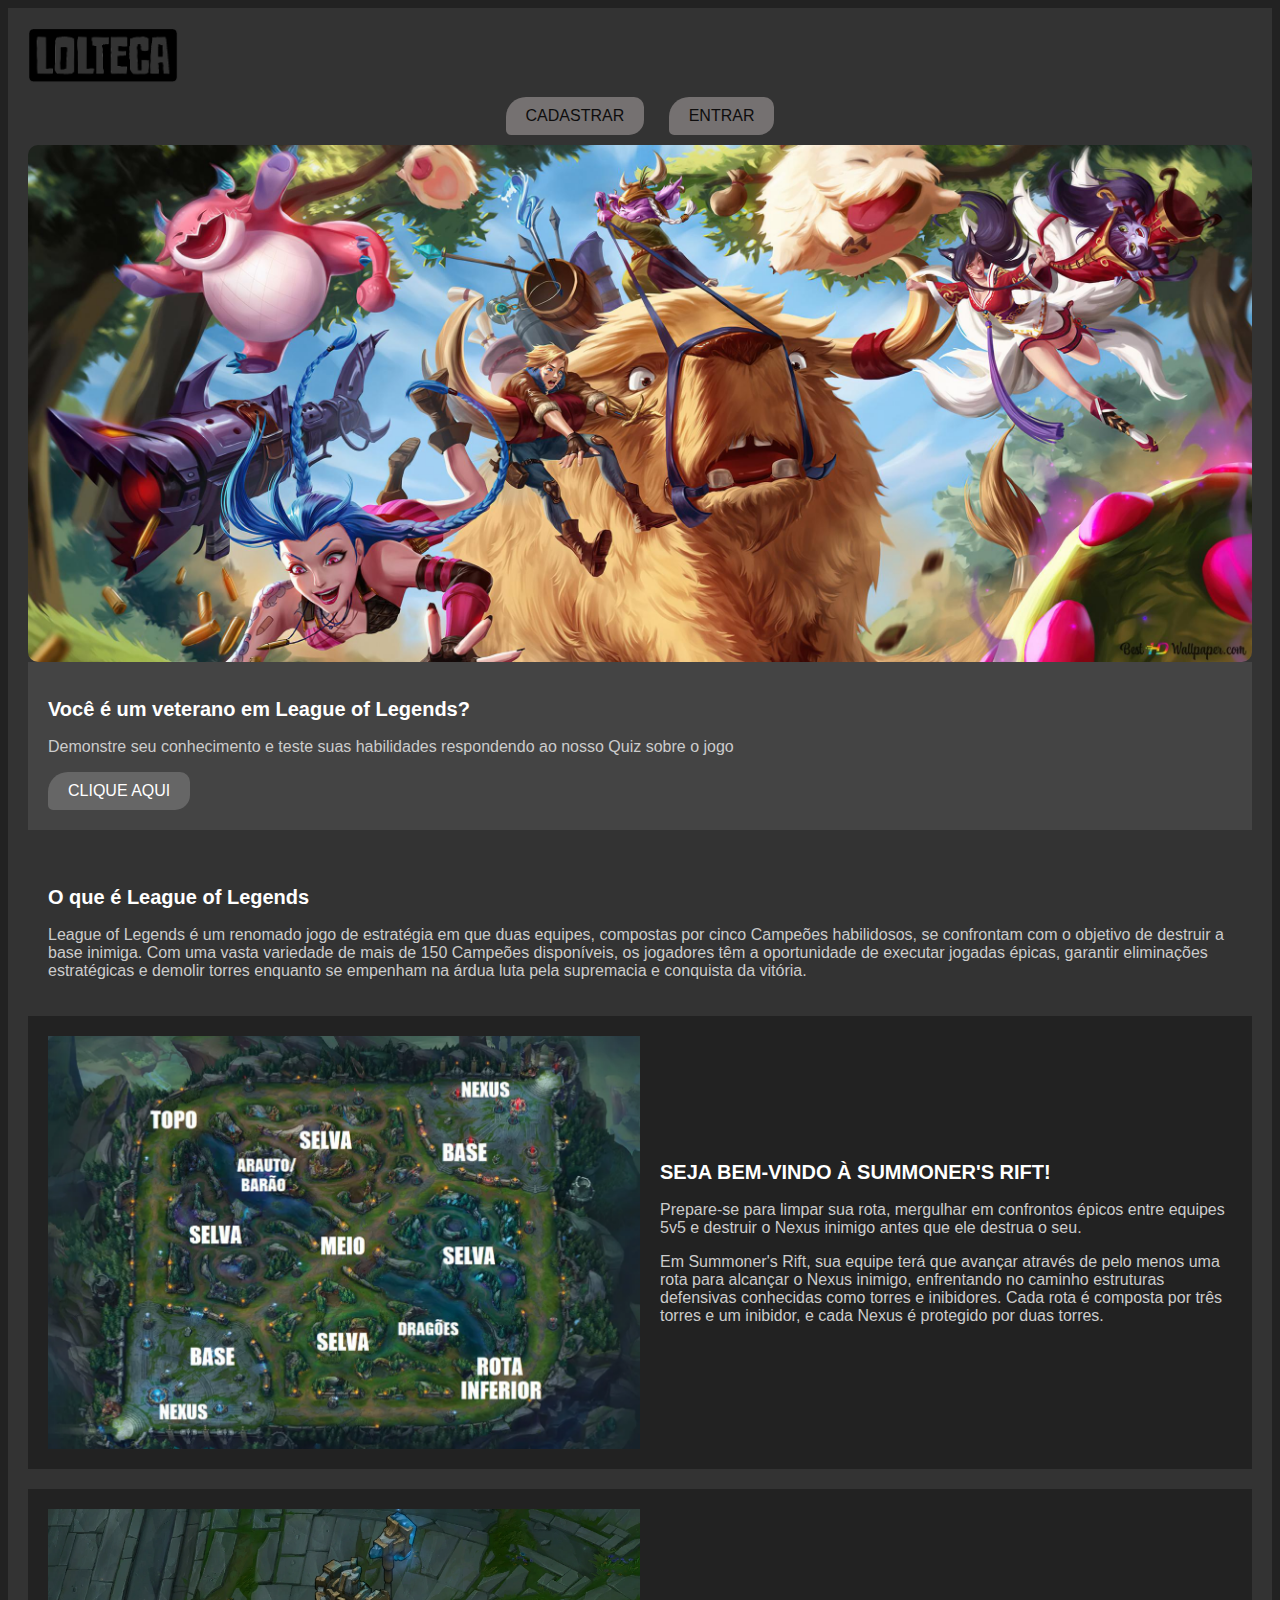
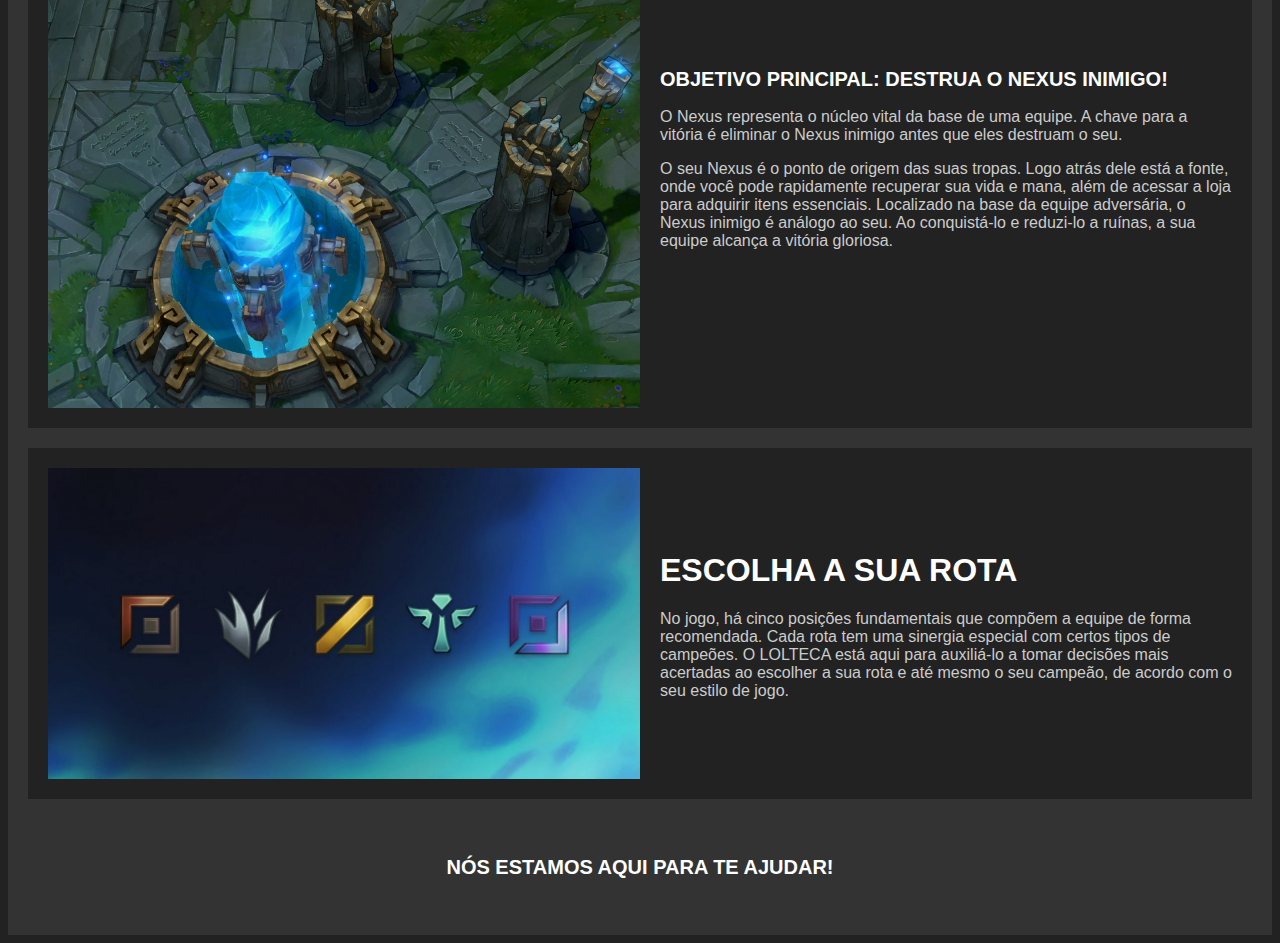
<file: site/public/index.html>
<!DOCTYPE html>
<html lang="en">
<head>
  <meta charset="UTF-8">
  <meta http-equiv="X-UA-Compatible" content="IE=edge">
  <meta name="viewport" content="width=device-width, initial-scale=1.0">
  <title>LOLTECA</title>
  <link rel="stylesheet" href="css/index.css">
</head>
<body>
  <!--DIV MAE-->
  <div>
    <!--inicio-->
    <div class="header">
      <a href="index.html">   
        <img src="img/LOLTECA.png" alt="">   
      </a>
      <div class="navbar_botoes">
        <a href="signup.html">CADASTRAR</a>
        <a href="signin.html">ENTRAR</a>
      </div> <!--final do header-->
      <!--IMAGEM-->
      <div class="banner">
        <img src="img/INICIO.jpg" alt="inicio" width="60%">
      </div>
      <div class="avisos">
        <div class="avisos_formulario">
          <h2>Você é um veterano em League of Legends?</h2>
          <p>Demonstre seu conhecimento e teste suas habilidades respondendo ao nosso Quiz sobre o jogo</p>
          <a href="signup.html">CLIQUE AQUI</a>
        </div>
      </div><!--fim mensagens para cadastrar-se-->
      <div class="sobre_lol">
        <h2>O que é League of Legends</h2>
        <p>League of Legends é um renomado jogo de estratégia em que duas equipes, compostas por cinco Campeões habilidosos, se confrontam com o objetivo de destruir a base inimiga. Com uma vasta variedade de mais de 150 Campeões disponíveis, os jogadores têm a oportunidade de executar jogadas épicas, garantir eliminações estratégicas e demolir torres enquanto se empenham na árdua luta pela supremacia e conquista da vitória.</p>
      </div><!--fim do sobre-lol-->
      <!--Ajudando o usuario com informações do jogo-->
      <div class="ajuda">
        <img src="img/mapa.png" alt="">
        <div class="ajuda_texto">
          <h2>SEJA BEM-VINDO À SUMMONER'S RIFT!</h2>
          <p>Prepare-se para limpar sua rota, mergulhar em confrontos épicos entre equipes 5v5 e destruir o Nexus inimigo antes que ele destrua o seu.</p>
          <p>Em Summoner's Rift, sua equipe terá que avançar através de pelo menos uma rota para alcançar o Nexus inimigo, enfrentando no caminho estruturas defensivas conhecidas como torres e inibidores. Cada rota é composta por três torres e um inibidor, e cada Nexus é protegido por duas torres.</p>
        </div>
      </div>
      <div class="ajuda">
        <img src="img/nexus.png" alt="nexus">
        <div class="ajuda_texto">
          <h2>OBJETIVO PRINCIPAL: DESTRUA O NEXUS INIMIGO!</h2>
          <p>O Nexus representa o núcleo vital da base de uma equipe. A chave para a vitória é eliminar o Nexus inimigo antes que eles destruam o seu.</p>
          <p>O seu Nexus é o ponto de origem das suas tropas. Logo atrás dele está a fonte, onde você pode rapidamente recuperar sua vida e mana, além de acessar a loja para adquirir itens essenciais. Localizado na base da equipe adversária, o Nexus inimigo é análogo ao seu. Ao conquistá-lo e reduzi-lo a ruínas, a sua equipe alcança a vitória gloriosa.</p>
        </div>
      </div>
      <div class="ajuda">
        <img src="img/rotas.jpg" alt="rotas">
        <div class="ajuda_texto">
          <h1>ESCOLHA A SUA ROTA</h1>
          <p>No jogo, há cinco posições fundamentais que compõem a equipe de forma recomendada. Cada rota tem uma sinergia especial com certos tipos de campeões. O LOLTECA está aqui para auxiliá-lo a tomar decisões mais acertadas ao escolher a sua rota e até mesmo o seu campeão, de acordo com o seu estilo de jogo.</p>
        </div>
      </div><!--fim da ajuda-->
      <div class="sobre">
        <h2>NÓS ESTAMOS AQUI PARA TE AJUDAR!</h2>
      </div>
    </div>
  </div>
</body>
</html>
</file>
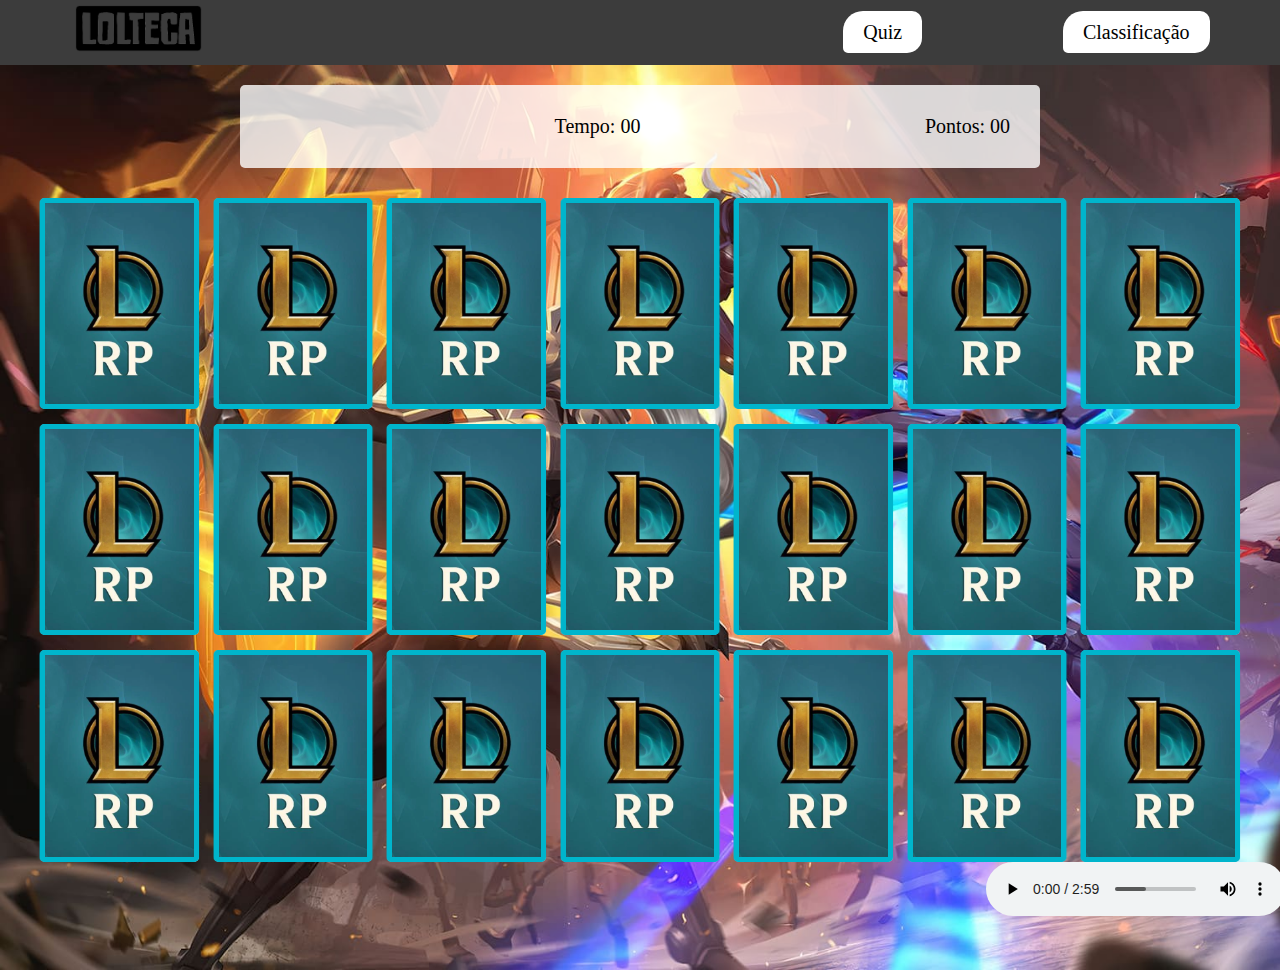
<file: site/public/memoria.html>
<!DOCTYPE html>
<html lang="en">

<head>
  <meta charset="UTF-8">
  <meta name="viewport" content="width=device-width, initial-scale=1.0">
  <link rel="stylesheet" href="css/reset.css">
  <link rel="stylesheet" href="css/game.css">

  <script defer src="./js/game.js"></script>

  <title>MEMORIA || LOLTECA</title>
</head>

<body>
<div class="navbar">
  <h1><img class="logo" src="./img/LOLTECA.png" alt=""></h1>
  <li><a href="quiz.html">Quiz</a></li>
  <li><a href="classificacao.html">Classificação</a></li>
</div>
  <main>
    <header>
      <span class="player"></span>
      <span>Tempo: <span class="timer">00</span></span>
      <span>Pontos: <span class="pontos" id="pontos">00</span></span>
    </header>

    <div class="grid">
        <div class="card">
            <div class="face front"></div>
            <div class="face back"></div>
        </div>
    </div>
    <div class="audio__musica">
      <audio src="img/lolMusica.mp3" autoplay controls></audio>
    </div>
  </main>

</body>

</html>
</file>
<file: site/public/css/index.css>
@import url('https://fonts.googleapis.com/css2?family=Open+Sans:wght@300;400;700&family=Pathway+Extreme&display=swap');

/* Definindo o estilo geral do corpo da página */
body {
    background-color: #222; /* Cor de fundo escura */
    color: #fff; /* Cor do texto */
    font-family: Arial, sans-serif; /* Fonte do texto */
    
  }
  
  .header a img {
    width: 150px; /* Definir a largura da imagem */
  }
  
  /* Estilizando o cabeçalho */
  .header {
    background-color: #333; /* Cor de fundo do cabeçalho */
    padding: 20px; /* Espaçamento interno do cabeçalho */
  }
  
  /* Estilizando os links da barra de navegação */
  .header a {
    display: inline-block; /* Exibir o link como um bloco inline */
  }
  
  /* Estilizando os botões da barra de navegação */
  .navbar_botoes a {
    color: #0e0d0d;
    padding: 10px 20px;
    background-origin: none;
    transition: 0.3s;
    cursor: pointer;
    border-radius: 20px 10px 15px 5px;
    background-color: #757171;/* Cor dos botões */
    
    text-decoration: none; /* Removendo sublinhado dos botões */
    margin-right: 10px; /* Espaçamento entre os botões */
    margin: 10px 10px; /* Adicionar margem entre os botões */
  }
  .navbar_botoes {
    text-align: center; /* Centralizar o texto dos botões */
  }

  .banner {
    display: flex; /* Aplicar um layout flexível */
    justify-content: center; /* Centralizar horizontalmente o conteúdo */
    align-items: center; /* Centralizar verticalmente o conteúdo */
  }
  
  /* Estilizando a imagem do banner */
  .banner img {
    width: 100%; /* Largura da imagem do banner */
    border-radius: 10px;
  }
  
  /* Estilizando os avisos de formulário */
  .avisos_formulario {
    background-color: #444; /* Cor de fundo dos avisos */
    padding: 20px; /* Espaçamento interno dos avisos */
    margin-bottom: 20px; /* Espaçamento entre os avisos */
  }
  
  .avisos_formulario h2 {
    color: #fff; /* Cor do título dos avisos */
    font-size: 20px; /* Tamanho do título dos avisos */
  }
  
  .avisos_formulario p {
    color: #ccc; /* Cor do texto dos avisos */
  }
  
  .avisos_formulario a {
    color: #fff; /* Cor do link dos avisos */
    text-decoration: none; /* Removendo sublinhado do link */
    background-color: #666; /* Cor de fundo do link dos avisos */
    padding: 10px 20px; /* Espaçamento interno do link dos avisos */
     border-radius: 20px 10px 15px 5px; 
  }
  
  /* Estilizando a seção "O que é League of Legends" */
  .sobre_lol {
    background-color: #333; /* Cor de fundo da seção */
    padding: 20px; /* Espaçamento interno da seção */
  }
  
  .sobre_lol h2 {
    color: #fff; /* Cor do título da seção */
    font-size: 20px; /* Tamanho do título da seção */
  }
  
  .sobre_lol p {
    color: #ccc; /* Cor do texto da seção */
  }
  
  /* Estilizando a seção de ajuda */
  .ajuda {
    display: flex; /* Utilizando o modelo flexbox para posicionar elementos em linha */
    align-items: center; /* Alinhando os elementos verticalmente */
    background-color: #222; /* Cor de fundo da seção */
    padding: 20px; /* Espaçamento interno da seção */
    margin-bottom: 20px; /* Espaçamento entre as seções */
  }
  
  .ajuda img {
    width: 50%; /* Largura da imagem de ajuda */
    margin-right: 20px; /* Espaçamento à direita da imagem */
  }
  
  .ajuda_texto h2 {
    color: #fff; /* Cor do título da seção de ajuda */
    font-size: 20px; /* Tamanho do título da seção de ajuda */
  }
  
  .ajuda_texto p {
    color: #ccc; /* Cor do texto da seção de ajuda */
  }
  
  /* Estilizando a seção "Nós estamos aqui para te ajudar" */
  .sobre {
    background-color: #333; /* Cor de fundo da seção */
    padding: 20px; /* Espaçamento interno da seção */
    text-align: center; /* Alinhando o texto centralmente */
  }
  
  .sobre h2 {
    color: #fff; /* Cor do título da seção */
    font-size: 20px; /* Tamanho do título da seção */
  }
  
  .sobre p {
    color: #ccc; /* Cor do texto da seção */
  }
  
  .sobre a {
    color: #fff; /* Cor do link da seção */
    text-decoration: none; /* Removendo sublinhado do link */
    background-color: #666; /* Cor de fundo do link da seção */
    padding: 10px 20px; /* Espaçamento interno do link da seção */
  }
</file>
<file: site/public/css/game.css>
main {
    display: flex;
    flex-direction: column;
    width: 100%;
    background-image: url('../img/memoria.jpg');
    background-size: cover;
    min-height: 100vh;
    align-items: center;
    justify-content: center;
    padding: 20px 20px 50px;
  }
  
  header {
    display: flex;
    align-items: center;
    justify-content: space-between;
    background-color: rgba(255, 255, 255, 0.8);
    font-size: 20px;
    width: 100%;
    max-width: 800px;
    padding: 30px;
    margin: 0 0 30px;
    border-radius: 5px;
  }

  a {
    color: #000000;
    padding: 10px 20px;
    border: none;
    text-decoration: none;
    transition: 0.3s;
    font-size: 20px;
    background-color: #fff;
    cursor: pointer;
    border-radius: 20px 10px 15px 5px;
  }

  a:hover {
    opacity: 0.7;
  }

  .logo {
    width: 20%;
    margin: 5px;
    
  }

  .navbar{
    display: flex;
    justify-content: space-around;
    align-items: center;
    background: rgba(0, 0, 0, 0.763);
  }
  
  .grid {
    display: grid;
    grid-template-columns: repeat(7, 1fr);
    gap: 15px;
    width: 100%;
    max-width: 1200px;
    margin: 0 auto;
  }
  
  .card {
    aspect-ratio: 3/4;
    width: 100%;
    border-radius: 5px;
    position: relative;
    transition: all 400ms ease;
    transform-style: preserve-3d;
    background-color: #ccc;
  }
  
  .face {
    width: 100%;
    height: 100%;
    position: absolute;
    background-size: cover;
    background-position: center;
    border: 5px solid #00b5cc;
    border-radius: 5px;
    transition: all 400ms ease;
  }
  
  .front {
    transform: rotateY(180deg);
  }
  
  .back {
    background-image: url('../img/LOL.png');
    backface-visibility: hidden;
  }
  
  .reveal-card {
    transform: rotateY(180deg);
  }
  
  .disabled-card {
    filter: saturate(0);
    opacity: 0.5;
  }

  .audio__musica {
    margin-left: 80%;
  }
  
  @media screen and (max-width:920px) {
    .grid {
      grid-template-columns: repeat(5, 1fr);
  
    }
  }
</file>
